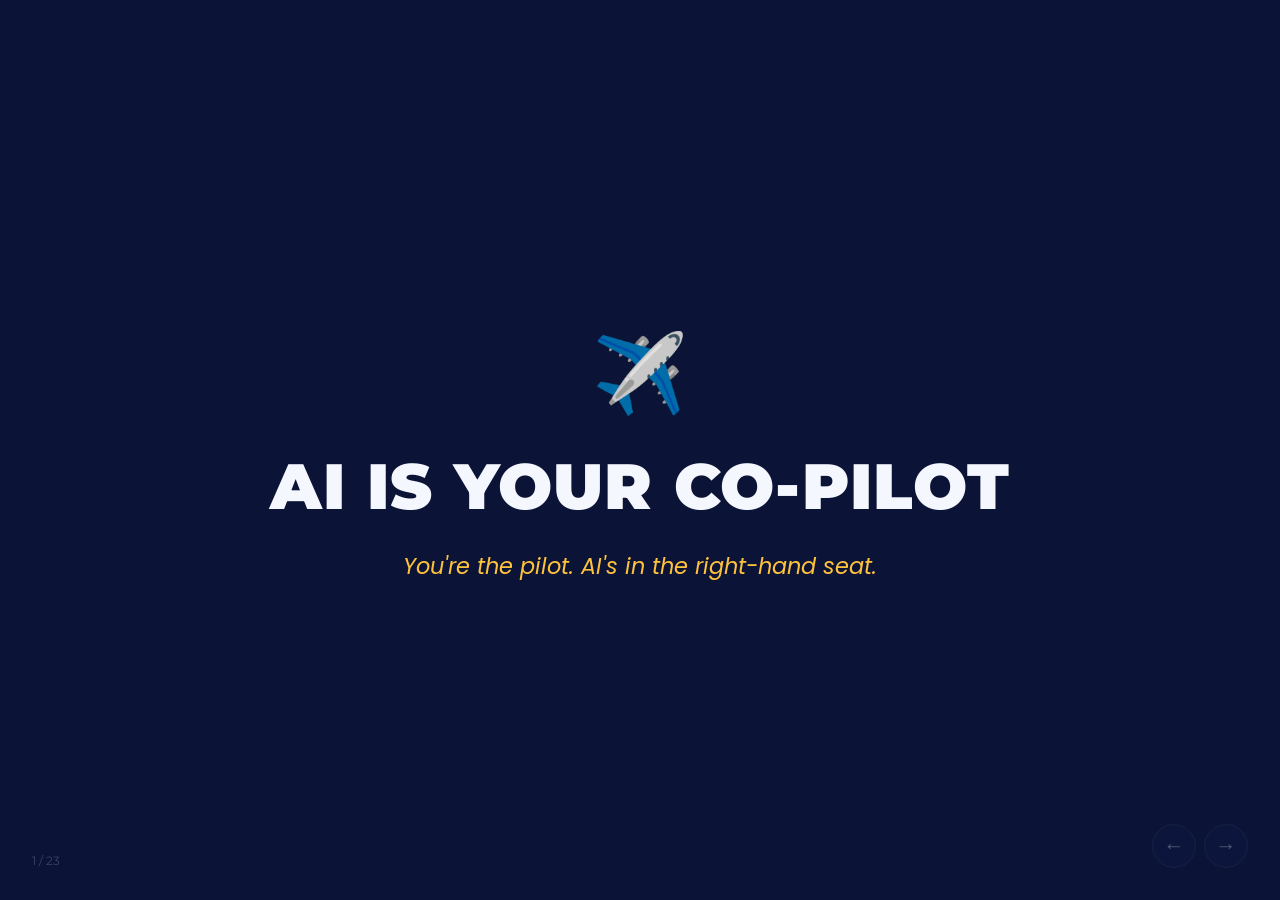
<file: docs/index.html>
<!DOCTYPE html>
<html lang="en">
<head>
  <meta charset="UTF-8">
  <meta name="viewport" content="width=device-width, initial-scale=1.0">
  <title>AI Is Your Co-Pilot — Workshop v2</title>
  <link rel="stylesheet" href="css/styles.css">
</head>
<body>

<div id="presentation">

<!-- ========== OPENING (5 min) ========== -->

<!-- Slide 1: Title -->
<div class="slide active" data-notes="Hold while students settle. Music low if possible. Don't start until room is mostly quiet.">
  <div class="big-emoji">✈️</div>
  <h1>AI Is Your Co-Pilot</h1>
  <p class="subtitle">You're the pilot. AI's in the right-hand seat.</p>
</div>

<!-- Slide 2: The Frame -->
<div class="slide" data-notes="90-sec speech: 'Here's the lie everyone's selling you — AI is coming for your seat. Wrong. AI just got handed to YOU. You're the pilot.' Pause. Let it land.">
  <div class="split">
    <div style="text-align:center">
      <div class="big-emoji">🌩️</div>
      <p>Alone in the storm</p>
    </div>
    <div style="text-align:center">
      <div class="big-emoji">🤝</div>
      <p>Pilot + Co-pilot</p>
    </div>
  </div>
  <p class="subtitle mt-4">Which cockpit do you want?</p>
</div>

<!-- Slide 3: Today's Plan -->
<div class="slide" data-notes="Quick overview. 'Two things today: 1) You'll learn to STEER AI with your words. 2) You'll decide when to say NO to AI. That's it. Let's go.'">
  <h2>Today You'll Learn</h2>
  <div class="mt-3" style="text-align:left;max-width:500px;font-size:clamp(1.1rem,2vw,1.5rem)">
    <p class="mb-2">1️⃣ How to <span class="amber">steer AI</span> with your words</p>
    <p>2️⃣ When to say <span class="amber">NO</span> to the machine</p>
  </div>
  <p class="subtitle mt-4">You write. I fly. We all see what happens.</p>
</div>

<!-- ========== BLOCK 1: PROMPT LAB — "Same AI, Different Pilot" (20 min) ========== -->

<!-- Slide 4: Bad Prompt -->
<div class="slide" data-notes="Type this into AI on your phone (voice-to-text). Read the boring output aloud. 'See? Useless. The AI isn't stupid — the INSTRUCTION was lazy.'">
  <h3>Watch This</h3>
  <div class="prompt-box mt-3">
    "Write about exams."
  </div>
  <p class="subtitle mt-3">Let's see what AI gives us...</p>
</div>

<!-- Slide 5: Good Prompt -->
<div class="slide" data-notes="Voice this into AI on your phone. Read the Tanglish output aloud. Room will laugh. Energy spike. 'SAME AI. Different instruction. That's the secret.'">
  <h3>Now Watch THIS</h3>
  <div class="prompt-box mt-3" style="font-size:0.95rem">
    "Write a <span class="amber">4-line WhatsApp message</span> for a <span style="color:#60a5fa">friend who is scared</span> before an exam. Make it sound like a <span style="color:#c084fc">caring but funny friend</span>. Keep it short. <span class="red">Write in Tanglish.</span>"
  </div>
</div>

<!-- Slide 6: AI Response -->
<div class="slide" data-notes="Read this aloud with energy. This is the payoff moment — they hear the contrast.">
  <h3>AI Said:</h3>
  <div class="response-box mt-3">
    Dei, exam-ku bayapadra level-la paper tough irukka chance-e illa 😄<br>
    Nee padichadhu waste aagathu, brain-ku konjam trust kududa!<br>
    Worst case, question paper confuse pannum... nee illa 🤣<br>
    Go smash it da, all the best! 💪📚
  </div>
  <p class="amber mt-3" style="font-family:var(--font-heading);font-weight:700;font-size:1.3rem">Same AI. Different Pilot.</p>
</div>

<!-- Slide 7: What's Different? -->
<div class="slide" data-notes="Ask the room: 'What was different between prompt 1 and prompt 2?' Hands up. Pick 3-4 answers. They'll say: specific, had a person, had a tone, had a rule. Label their answers as the 5 ingredients.">
  <h2>What Was Different?</h2>
  <div class="mt-4">
    <p style="font-size:1.5rem">🤔 Hands up — what made the second one better?</p>
  </div>
</div>

<!-- Slide 8: 5 Ingredients -->
<div class="slide" data-notes="Reveal AFTER they've said their answers. Point to each one: 'You said specific audience — that's WHO. You said funny — that's TONE.' Label from THEIR words.">
  <h2>The 5 Ingredients</h2>
  <div class="mt-3" style="text-align:left;max-width:550px;font-size:clamp(1.1rem,1.8vw,1.4rem)">
    <p class="mb-2">🎯 <span class="amber">WHO</span> — Who will read this?</p>
    <p class="mb-2">📐 <span class="amber">WHAT</span> — What type? (message, story, list...)</p>
    <p class="mb-2">📏 <span class="amber">HOW MUCH</span> — How long or short?</p>
    <p class="mb-2">🎭 <span class="amber">TONE</span> — Funny? Serious? Friendly?</p>
    <p>⚡ <span class="amber">EXTRA RULE</span> — One special constraint</p>
  </div>
</div>

<!-- Slide 9: Mission 1 -->
<div class="slide" data-notes="'Everyone — write a prompt for this mission on your paper. Use the 5 ingredients. 2 minutes. I'll pick a few and type them live.' Walk room while they write. Pick 3-4 interesting ones.">
  <h2>Your Turn — Write a Prompt</h2>
  <div class="prompt-box mt-3">
    MISSION: "Get AI to convince a teenager to drink more water."
  </div>
  <p class="mt-3" style="font-size:1.1rem">Use the 5 ingredients. Write on paper. 2 minutes.</p>
  <p class="subtitle mt-2">I'll pick a few and fly them live.</p>
</div>

<!-- Slide 10: Live Demo -->
<div class="slide" data-notes="Pick 3-4 prompts from the room. Read each aloud, voice into phone, read AI response. After each: 'What worked here? What's missing?' Quick Socratic. The reward = hearing YOUR prompt used live.">
  <h2>Let's Fly Your Prompts</h2>
  <p class="mt-3" style="font-size:1.3rem">📱 I type it. AI responds. We all hear.</p>
  <p class="subtitle mt-3">After each: "What made this one work?"</p>
</div>

<!-- Slide 11: Trainer's Example + Response -->
<div class="slide" data-notes="Show what a 'full ingredients' prompt produces. Voice it, read response. 'Notice: casual language, funny, specific length, has a rule. That's 5/5 ingredients.'">
  <h3>Trainer's Example</h3>
  <div class="prompt-box mt-2" style="font-size:0.9rem">
    "Write a 4-line WhatsApp message from a friend begging a teenager to drink water. Funny and dramatic. Casual language. Don't use the word 'healthy'."
  </div>
  <div class="response-box mt-2">
    Bro, please konjam water kudichidu da 😭<br>
    Nee cactus-ah illa human-ah nu enakku doubt varudhu!<br>
    Bottle full-a irukku, aana nee touch kooda panna maatiya 😩<br>
    Innum 5 mins-la water kudikkala na naan emotional-a azhuven da 💧😂
  </div>
</div>

<!-- ========== BLOCK 2: ETHICS — "Would You Convict?" (20 min) ========== -->

<!-- Slide 12: Ethics Intro -->
<div class="slide" data-notes="Transition: 'You just learned to STEER AI. Now the harder question: just because you CAN... should you? Three real cases. Real people. You decide.'">
  <div class="big-emoji">⚖️</div>
  <h2>Would You Convict?</h2>
  <p class="subtitle mt-2">Three real cases. You decide: guilty or not guilty.</p>
  <p class="mt-3" style="font-size:1.1rem">The AI is not on trial. The <span class="amber">human</span> is.</p>
</div>

<!-- Slide 13: Case 1 -->
<div class="slide" data-notes="Read aloud dramatically. Then: 'Hands up — guilty? Not guilty?' Pick 2 who said guilty (why?), pick 2 not guilty (why?). Probe: 'But does intent matter if the damage is done?' Reveal rule: PROTECT.">
  <div class="case-card">
    <div class="case-header">CASE 1 — THE CODE LEAK</div>
    <p class="mt-2">Rahul (developer) pasted company code into ChatGPT to fix a bug at midnight. The code had a client's database password inside. Security caught it.</p>
    <p class="mt-2" style="font-style:italic;color:var(--grey-mid)">"I was just fixing a bug. I didn't notice the password. Everyone uses AI to code faster."</p>
  </div>
  <p class="vote-prompt mt-3">Hands up — Guilty? Not Guilty?</p>
</div>

<!-- Slide 14: Rule 1 -->
<div class="slide" data-notes="'Here's what professionals decided. Once data goes into AI, you can't take it back. PROTECT means: check before you paste.' 30 seconds, move on.">
  <h2 class="amber">🛡️ PROTECT</h2>
  <p class="mt-3" style="font-size:1.3rem">Be careful what you feed AI.<br>Once it's in, you can't take it back.</p>
</div>

<!-- Slide 15: Case 2 -->
<div class="slide" data-notes="Read aloud. 'Hands up — guilty?' Pick voices from both sides. Probe: 'Is it tribute if you profit without telling anyone?' Reveal: CREDIT.">
  <div class="case-card">
    <div class="case-header">CASE 2 — THE VOICE CLONE</div>
    <p class="mt-2">Deepak (YouTuber) used AI to clone dead singer SPB's voice. Released 5 "new songs." Earned ₹2 lakh. Never told fans the voice was AI.</p>
    <p class="mt-2" style="font-style:italic;color:var(--grey-mid)">"I'm honouring his legacy. The songs are my compositions — only the voice is AI."</p>
  </div>
  <p class="vote-prompt mt-3">Hands up — Guilty? Not Guilty?</p>
</div>

<!-- Slide 16: Rule 2 -->
<div class="slide" data-notes="'If AI helped create it, say so. The fans didn't know. That's the problem — not the music, the HIDING.' 30 seconds.">
  <h2 class="amber">📣 CREDIT</h2>
  <p class="mt-3" style="font-size:1.3rem">If AI helped, say so.<br>Don't pass off its work as only yours.</p>
</div>

<!-- Slide 17: Case 3 -->
<div class="slide" data-notes="Read aloud. 'Hands up — guilty?' Probe: 'If I told an intern to copy her style, would that be OK? How is AI different?' Reveal: THINK FIRST.">
  <div class="case-card">
    <div class="case-header">CASE 3 — THE ART HEIST</div>
    <p class="mt-2">BrightAds typed "Generate art in Neha's style" into AI. Won a ₹15 lakh contract. Artist Neha was never contacted or paid.</p>
    <p class="mt-2" style="font-style:italic;color:var(--grey-mid)">"You can't copyright a style. AI created something new. We saved the client money."</p>
  </div>
  <p class="vote-prompt mt-3">Hands up — Guilty? Not Guilty?</p>
</div>

<!-- Slide 18: Rule 3 -->
<div class="slide" data-notes="'Just because AI makes it easy doesn't make it right. They NAMED her. That's targeting, not inspiration.' 30 seconds.">
  <h2 class="amber">🧠 THINK FIRST</h2>
  <p class="mt-3" style="font-size:1.3rem">Just because you CAN<br>doesn't mean you SHOULD.</p>
</div>

<!-- Slide 19: All Rules -->
<div class="slide" data-notes="'In all 3 cases, AI did nothing wrong. It did exactly what it was told. The guilty party was always the HUMAN steering it. These 4 rules are your code.'">
  <h2>Your Co-Pilot Code</h2>
  <div class="mt-4" style="display:flex;flex-direction:column;gap:1rem;font-family:var(--font-heading);font-weight:700;font-size:clamp(1.2rem,2.5vw,1.8rem)">
    <p>🛡️ <span class="amber">PROTECT</span> — Check before you paste</p>
    <p>📣 <span class="amber">CREDIT</span> — If AI helped, say so</p>
    <p>🧠 <span class="amber">THINK FIRST</span> — Can ≠ Should</p>
    <p>🔍 <span class="amber">VERIFY</span> — Don't trust blindly</p>
  </div>
</div>

<!-- ========== BLOCK 3: YOUR FUTURE (10 min) ========== -->

<!-- Slide 20: AI Jobs Flash -->
<div class="slide" data-notes="Rapid-fire: read each job + one line. 'This is real. Pays real money. Didn't exist 5 years ago.' Speed = impact. Don't explain, just list.">
  <h2>Jobs That Didn't Exist 5 Years Ago</h2>
  <div class="mt-3" style="text-align:left;max-width:600px;font-size:clamp(0.85rem,1.5vw,1.05rem);line-height:2">
    <p>🏥 AI Pathology Analyst · Radiology AI Trainer</p>
    <p>⚖️ AI Bias Auditor · Legal AI Trainer</p>
    <p>🌾 AI Crop Advisor</p>
    <p>💰 Algorithmic Trader · AI Supply Chain Optimizer</p>
    <p>🎵 AI Music Producer · AI Dubbing Specialist</p>
    <p>📝 Prompt Engineer · AI Localization Writer</p>
    <p>🏗️ Digital Twin Engineer</p>
  </div>
  <p class="amber mt-3" style="font-weight:700">All real. All hiring. All new.</p>
</div>

<!-- Slide 21: One Question -->
<div class="slide" data-notes="'If you could use AI to solve ONE problem you see every day — what would it be?' 30 sec silence. Then pick 4-5 volunteers. React warmly. Connect to a career if you can.">
  <h2>One Question to Take Home</h2>
  <p class="mt-4" style="font-size:clamp(1.2rem,2.5vw,1.8rem);max-width:50ch;line-height:1.6">
    "If you could use AI to solve <span class="amber">one problem</span> you see every day — what would it be?"
  </p>
  <p class="subtitle mt-4">Think. Then I'll ask a few of you.</p>
</div>

<!-- ========== CLOSE (5 min) ========== -->

<!-- Slide 22: Takeaways -->
<div class="slide" data-notes="Quick recap: '3 things you now know that most adults don't: how to steer AI, when to say no, and that YOUR future job might not have a name yet.'">
  <h2>What You Now Know</h2>
  <div class="mt-3" style="text-align:left;max-width:550px;font-size:clamp(1rem,1.8vw,1.3rem);line-height:2">
    <p>✅ How to <span class="amber">steer AI</span> — 5 ingredients</p>
    <p>✅ When to say <span class="amber">NO</span> — 4 rules</p>
    <p>✅ Your future job <span class="amber">might not exist yet</span></p>
  </div>
</div>

<!-- Slide 23: Closer -->
<div class="slide" data-notes="Hold as they leave. 'The kids who learn to fly WITH this thing — not fear it, not hide behind it — lead what comes next. That's you. Cleared for takeoff.'">
  <div class="big-emoji">✈️</div>
  <h1>You're the Pilot</h1>
  <p class="subtitle">AI's in the right seat.</p>
  <p class="amber mt-4" style="font-family:var(--font-heading);font-weight:700;font-size:1.2rem">Cleared for takeoff.</p>
</div>

</div>

<!-- Navigation -->
<div id="nav-controls">
  <button class="nav-btn" id="btn-prev">&#8592;</button>
  <button class="nav-btn" id="btn-next">&#8594;</button>
</div>
<div id="slide-counter">1 / 23</div>

<!-- Facilitator Notes Panel -->
<div id="facilitator-notes">
  <h3>Facilitator Notes</h3>
  <div class="notes-content"></div>
  <p class="mt-3" style="color:var(--grey-mid);font-size:0.75rem">Press N to toggle</p>
</div>

<script src="js/app.js"></script>
</body>
</html>
</file>
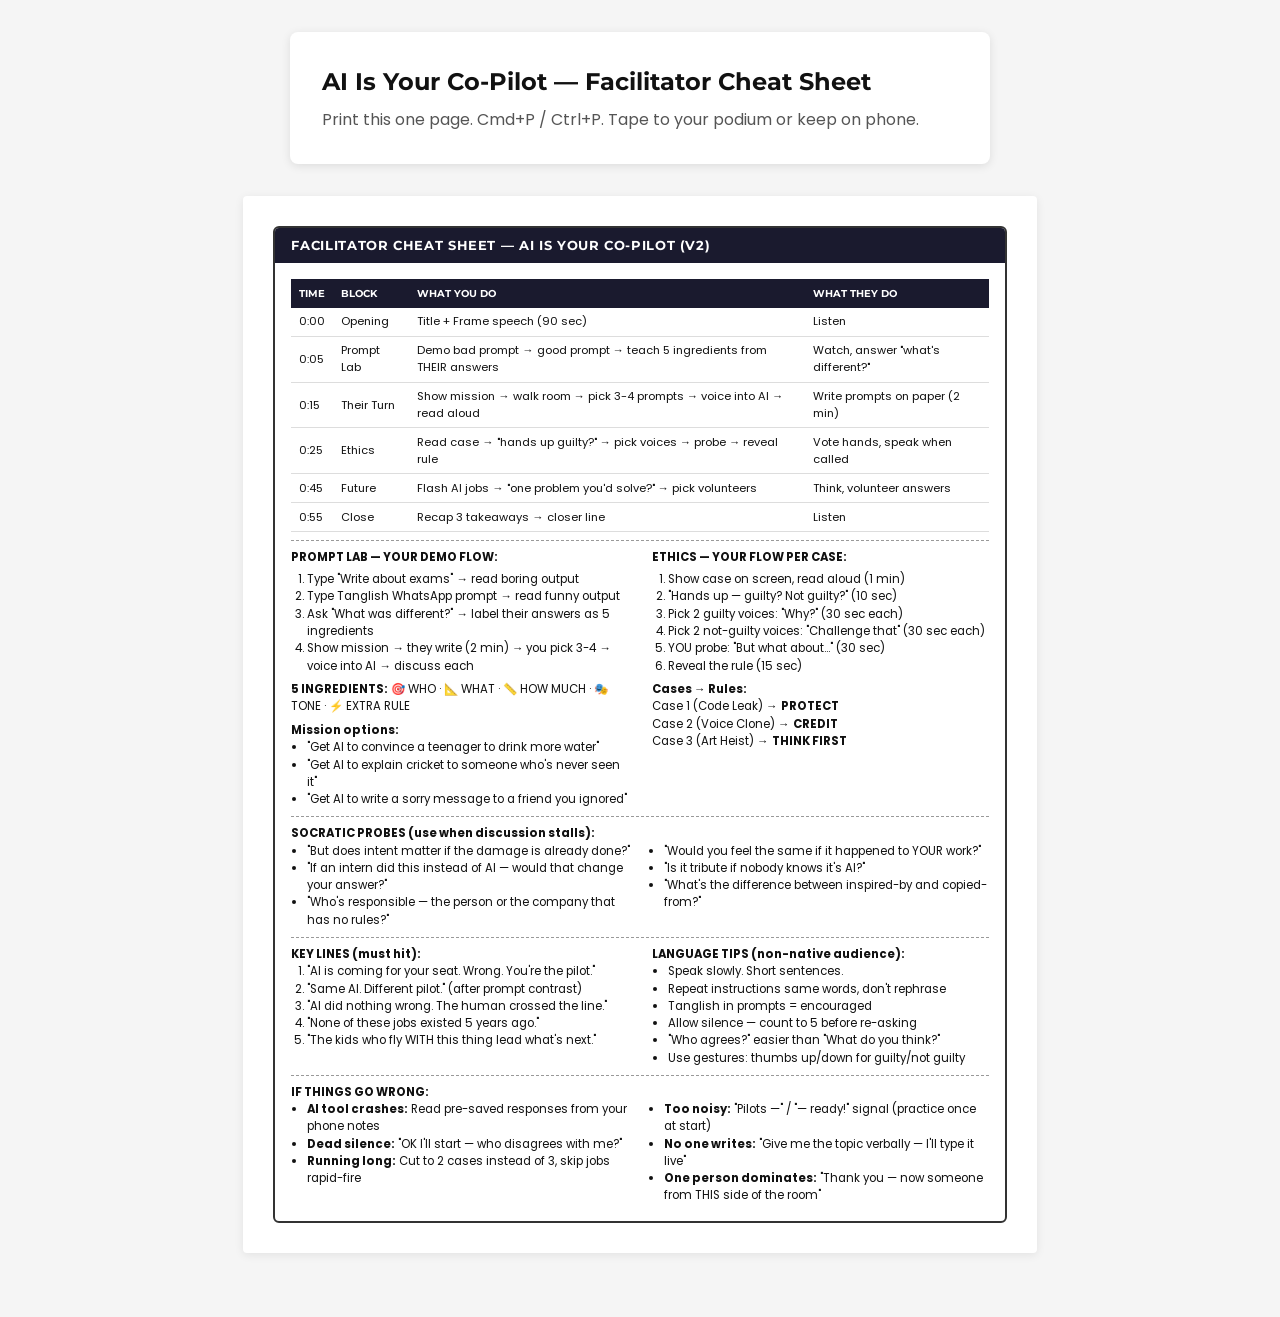
<file: docs/print.html>
<!DOCTYPE html>
<html lang="en">
<head>
  <meta charset="UTF-8">
  <meta name="viewport" content="width=device-width, initial-scale=1.0">
  <title>AI Is Your Co-Pilot — Facilitator Cheat Sheet</title>
  <link rel="stylesheet" href="css/print.css">
</head>
<body>

<nav class="print-nav no-print">
  <h1>AI Is Your Co-Pilot — Facilitator Cheat Sheet</h1>
  <p>Print this one page. Cmd+P / Ctrl+P. Tape to your podium or keep on phone.</p>
</nav>

<section class="page">
  <div class="card full-card">
    <div class="card-header">FACILITATOR CHEAT SHEET — AI IS YOUR CO-PILOT (v2)</div>
    <div class="card-body" style="font-size:0.72rem;line-height:1.5">

      <table class="runsheet-table">
        <thead>
          <tr><th>Time</th><th>Block</th><th>What You Do</th><th>What They Do</th></tr>
        </thead>
        <tbody>
          <tr><td>0:00</td><td>Opening</td><td>Title + Frame speech (90 sec)</td><td>Listen</td></tr>
          <tr><td>0:05</td><td>Prompt Lab</td><td>Demo bad prompt → good prompt → teach 5 ingredients from THEIR answers</td><td>Watch, answer "what's different?"</td></tr>
          <tr><td>0:15</td><td>Their Turn</td><td>Show mission → walk room → pick 3-4 prompts → voice into AI → read aloud</td><td>Write prompts on paper (2 min)</td></tr>
          <tr><td>0:25</td><td>Ethics</td><td>Read case → "hands up guilty?" → pick voices → probe → reveal rule</td><td>Vote hands, speak when called</td></tr>
          <tr><td>0:45</td><td>Future</td><td>Flash AI jobs → "one problem you'd solve?" → pick volunteers</td><td>Think, volunteer answers</td></tr>
          <tr><td>0:55</td><td>Close</td><td>Recap 3 takeaways → closer line</td><td>Listen</td></tr>
        </tbody>
      </table>

      <div class="divider"></div>

      <div style="display:flex;gap:1.5rem">
        <div style="flex:1">
          <p style="font-weight:700">PROMPT LAB — YOUR DEMO FLOW:</p>
          <ol style="padding-left:1rem;margin-top:0.3rem">
            <li>Type "Write about exams" → read boring output</li>
            <li>Type Tanglish WhatsApp prompt → read funny output</li>
            <li>Ask "What was different?" → label their answers as 5 ingredients</li>
            <li>Show mission → they write (2 min) → you pick 3-4 → voice into AI → discuss each</li>
          </ol>
          <p style="margin-top:0.4rem"><strong>5 INGREDIENTS:</strong> 🎯 WHO · 📐 WHAT · 📏 HOW MUCH · 🎭 TONE · ⚡ EXTRA RULE</p>
          <p style="margin-top:0.4rem"><strong>Mission options:</strong></p>
          <ul style="padding-left:1rem">
            <li>"Get AI to convince a teenager to drink more water"</li>
            <li>"Get AI to explain cricket to someone who's never seen it"</li>
            <li>"Get AI to write a sorry message to a friend you ignored"</li>
          </ul>
        </div>
        <div style="flex:1">
          <p style="font-weight:700">ETHICS — YOUR FLOW PER CASE:</p>
          <ol style="padding-left:1rem;margin-top:0.3rem">
            <li>Show case on screen, read aloud (1 min)</li>
            <li>"Hands up — guilty? Not guilty?" (10 sec)</li>
            <li>Pick 2 guilty voices: "Why?" (30 sec each)</li>
            <li>Pick 2 not-guilty voices: "Challenge that" (30 sec each)</li>
            <li>YOU probe: "But what about..." (30 sec)</li>
            <li>Reveal the rule (15 sec)</li>
          </ol>
          <p style="margin-top:0.4rem"><strong>Cases → Rules:</strong></p>
          <p>Case 1 (Code Leak) → <strong>PROTECT</strong></p>
          <p>Case 2 (Voice Clone) → <strong>CREDIT</strong></p>
          <p>Case 3 (Art Heist) → <strong>THINK FIRST</strong></p>
        </div>
      </div>

      <div class="divider"></div>

      <p style="font-weight:700">SOCRATIC PROBES (use when discussion stalls):</p>
      <ul style="padding-left:1rem;columns:2;column-gap:2rem">
        <li>"But does intent matter if the damage is already done?"</li>
        <li>"If an intern did this instead of AI — would that change your answer?"</li>
        <li>"Who's responsible — the person or the company that has no rules?"</li>
        <li>"Would you feel the same if it happened to YOUR work?"</li>
        <li>"Is it tribute if nobody knows it's AI?"</li>
        <li>"What's the difference between inspired-by and copied-from?"</li>
      </ul>

      <div class="divider"></div>

      <div style="display:flex;gap:1.5rem">
        <div style="flex:1">
          <p style="font-weight:700">KEY LINES (must hit):</p>
          <ol style="padding-left:1rem">
            <li>"AI is coming for your seat. Wrong. You're the pilot."</li>
            <li>"Same AI. Different pilot." (after prompt contrast)</li>
            <li>"AI did nothing wrong. The human crossed the line."</li>
            <li>"None of these jobs existed 5 years ago."</li>
            <li>"The kids who fly WITH this thing lead what's next."</li>
          </ol>
        </div>
        <div style="flex:1">
          <p style="font-weight:700">LANGUAGE TIPS (non-native audience):</p>
          <ul style="padding-left:1rem">
            <li>Speak slowly. Short sentences.</li>
            <li>Repeat instructions same words, don't rephrase</li>
            <li>Tanglish in prompts = encouraged</li>
            <li>Allow silence — count to 5 before re-asking</li>
            <li>"Who agrees?" easier than "What do you think?"</li>
            <li>Use gestures: thumbs up/down for guilty/not guilty</li>
          </ul>
        </div>
      </div>

      <div class="divider"></div>

      <p style="font-weight:700">IF THINGS GO WRONG:</p>
      <ul style="padding-left:1rem;columns:2;column-gap:2rem">
        <li><strong>AI tool crashes:</strong> Read pre-saved responses from your phone notes</li>
        <li><strong>Dead silence:</strong> "OK I'll start — who disagrees with me?"</li>
        <li><strong>Running long:</strong> Cut to 2 cases instead of 3, skip jobs rapid-fire</li>
        <li><strong>Too noisy:</strong> "Pilots —" / "— ready!" signal (practice once at start)</li>
        <li><strong>No one writes:</strong> "Give me the topic verbally — I'll type it live"</li>
        <li><strong>One person dominates:</strong> "Thank you — now someone from THIS side of the room"</li>
      </ul>

    </div>
  </div>
</section>

</body>
</html>
</file>
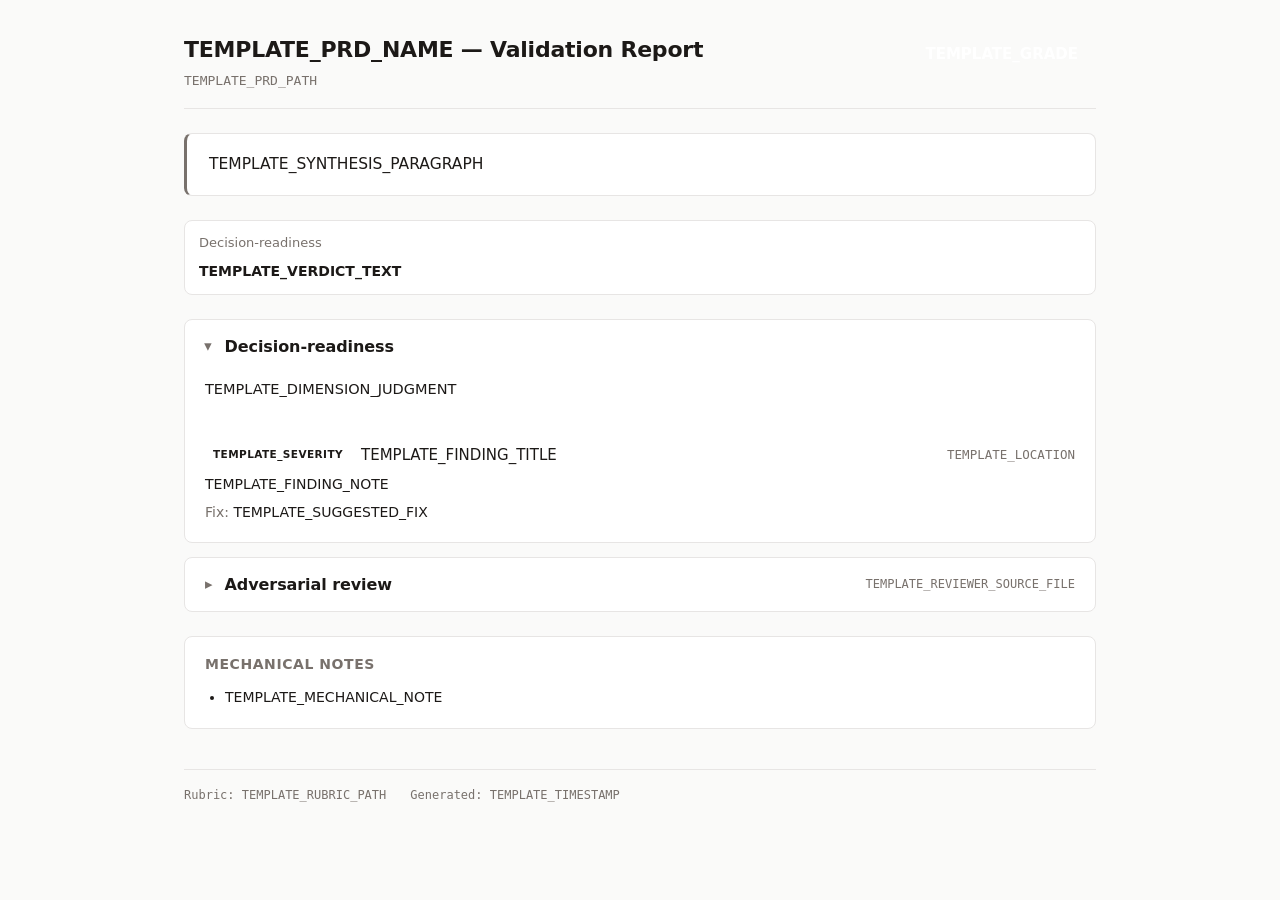
<file: .kiro/skills/bmad-prd/assets/validation-report-template.html>
<!DOCTYPE html>
<!--
  PRD Validation Report — skeleton template.

  This file is a starter the synthesis pass fills in directly. There is no
  substitution engine. The LLM:
    1. Reads {doc_workspace}/review-rubric.md and every review-{slug}.md from
       additional reviewers.
    2. Copies this skeleton.
    3. Replaces the placeholder content (everything between TEMPLATE markers)
       with the consolidated review, preserving the structure and CSS.
    4. Writes the result to {doc_workspace}/validation-report.html.
    5. Writes a markdown twin to {doc_workspace}/validation-report.md.

  Visual rules the LLM must preserve:
    - The container width, the color tokens, the typography.
    - One dimension = one collapsible <section class="dimension">.
    - Verdict pill uses the verdict-* class matching its judgment.
    - Severity badge uses the sev-* class matching its level.
    - Each extra reviewer (adversarial, etc.) gets its own collapsible section
      below the rubric dimensions.
    - The footer always shows the artifact paths and timestamp.
-->
<html lang="en">
<head>
<meta charset="utf-8">
<title>PRD Validation: TEMPLATE_PRD_NAME</title>
<style>
  :root {
    --bg: #fafaf9;
    --surface: #ffffff;
    --border: #e7e5e4;
    --text: #1c1917;
    --muted: #78716c;

    --verdict-strong: #16a34a;
    --verdict-adequate: #65a30d;
    --verdict-thin: #d97706;
    --verdict-broken: #dc2626;

    --sev-low: #64748b;
    --sev-medium: #ca8a04;
    --sev-high: #ea580c;
    --sev-critical: #dc2626;

    --grade-exc: #16a34a;
    --grade-good: #65a30d;
    --grade-fair: #d97706;
    --grade-poor: #dc2626;
  }
  * { box-sizing: border-box; }
  html, body { margin: 0; padding: 0; }
  body {
    font-family: -apple-system, BlinkMacSystemFont, "Segoe UI", Inter, system-ui, sans-serif;
    background: var(--bg);
    color: var(--text);
    line-height: 1.6;
    font-size: 15px;
  }
  .container { max-width: 960px; margin: 0 auto; padding: 32px 24px 64px; }

  header.report-header {
    display: flex;
    align-items: flex-start;
    justify-content: space-between;
    gap: 24px;
    padding-bottom: 16px;
    border-bottom: 1px solid var(--border);
    margin-bottom: 24px;
  }
  .title h1 { margin: 0; font-size: 22px; font-weight: 600; letter-spacing: -0.01em; }
  .title .subtitle { color: var(--muted); font-size: 13px; margin-top: 4px; font-family: ui-monospace, "SF Mono", Menlo, monospace; }
  .grade {
    padding: 10px 18px;
    border-radius: 8px;
    font-weight: 600;
    color: white;
    font-size: 15px;
    white-space: nowrap;
  }
  .grade-excellent { background: var(--grade-exc); }
  .grade-good { background: var(--grade-good); }
  .grade-fair { background: var(--grade-fair); }
  .grade-poor { background: var(--grade-poor); }

  .synthesis {
    background: var(--surface);
    border: 1px solid var(--border);
    border-left: 3px solid var(--muted);
    border-radius: 8px;
    padding: 18px 22px;
    margin-bottom: 24px;
    font-size: 15.5px;
  }
  .synthesis p { margin: 0 0 10px; }
  .synthesis p:last-child { margin-bottom: 0; }

  .dimension-summary {
    display: grid;
    grid-template-columns: repeat(auto-fit, minmax(180px, 1fr));
    gap: 10px;
    margin-bottom: 24px;
  }
  .dim-card {
    background: var(--surface);
    border: 1px solid var(--border);
    border-radius: 8px;
    padding: 12px 14px;
  }
  .dim-card .dim-name { font-size: 13px; color: var(--muted); margin-bottom: 6px; }
  .dim-card .dim-verdict { font-size: 14px; font-weight: 600; }

  section.dimension, section.reviewer-section { margin-bottom: 14px; }
  section.dimension details, section.reviewer-section details {
    background: var(--surface);
    border: 1px solid var(--border);
    border-radius: 8px;
    overflow: hidden;
  }
  section summary {
    padding: 14px 20px;
    cursor: pointer;
    user-select: none;
    list-style: none;
    display: flex;
    align-items: center;
    gap: 12px;
  }
  section summary::-webkit-details-marker { display: none; }
  section summary::before {
    content: "▸";
    display: inline-block;
    color: var(--muted);
    transition: transform 0.15s ease;
  }
  section details[open] summary::before { transform: rotate(90deg); }
  section summary h2 {
    display: inline;
    margin: 0;
    font-size: 16px;
    font-weight: 600;
    letter-spacing: -0.005em;
    flex: 1;
  }
  .verdict-pill {
    font-size: 11px;
    padding: 3px 10px;
    border-radius: 999px;
    font-weight: 600;
    text-transform: uppercase;
    letter-spacing: 0.04em;
    color: white;
  }
  .verdict-strong { background: var(--verdict-strong); }
  .verdict-adequate { background: var(--verdict-adequate); }
  .verdict-thin { background: var(--verdict-thin); }
  .verdict-broken { background: var(--verdict-broken); }

  .dim-body { padding: 4px 20px 18px; }
  .dim-judgment { color: var(--text); font-size: 14.5px; }
  .dim-judgment p { margin: 0 0 10px; }

  .findings-list { padding: 0 20px 4px; }
  article.finding {
    padding: 14px 0;
    border-top: 1px solid var(--border);
  }
  article.finding:first-child { border-top: none; }
  article.finding header {
    display: flex;
    align-items: center;
    gap: 10px;
    flex-wrap: wrap;
    margin-bottom: 6px;
  }
  .badge {
    font-size: 10.5px;
    padding: 3px 8px;
    border-radius: 4px;
    font-weight: 600;
    text-transform: uppercase;
    letter-spacing: 0.04em;
    line-height: 1.4;
  }
  .badge-sev-low { background: rgba(100, 116, 139, 0.12); color: var(--sev-low); }
  .badge-sev-medium { background: rgba(202, 138, 4, 0.14); color: var(--sev-medium); }
  .badge-sev-high { background: rgba(234, 88, 12, 0.14); color: var(--sev-high); }
  .badge-sev-critical { background: rgba(220, 38, 38, 0.14); color: var(--sev-critical); }
  .finding-title { margin: 0; font-size: 15px; font-weight: 500; flex: 1; min-width: 200px; }
  .finding-location { font-family: ui-monospace, "SF Mono", Menlo, monospace; font-size: 12.5px; color: var(--muted); }
  .finding-note, .finding-fix { margin-top: 6px; font-size: 14px; }
  .finding-fix strong { color: var(--muted); font-weight: 500; }

  .reviewer-source {
    font-size: 12px;
    color: var(--muted);
    font-family: ui-monospace, "SF Mono", Menlo, monospace;
  }

  .mechanical {
    background: var(--surface);
    border: 1px solid var(--border);
    border-radius: 8px;
    padding: 16px 20px;
    margin-top: 24px;
    font-size: 14px;
  }
  .mechanical h3 { margin: 0 0 10px; font-size: 14px; font-weight: 600; color: var(--muted); text-transform: uppercase; letter-spacing: 0.04em; }
  .mechanical ul { margin: 0; padding-left: 20px; }
  .mechanical li { margin-bottom: 4px; color: var(--text); }

  footer.report-footer {
    margin-top: 40px;
    padding-top: 16px;
    border-top: 1px solid var(--border);
    font-size: 12px;
    color: var(--muted);
    font-family: ui-monospace, "SF Mono", Menlo, monospace;
  }
  footer .meta { display: flex; gap: 24px; flex-wrap: wrap; }
</style>
</head>
<body>
  <div class="container">

    <!-- TEMPLATE: header. Fill prd name, prd path, grade text & class. -->
    <header class="report-header">
      <div class="title">
        <h1>TEMPLATE_PRD_NAME — Validation Report</h1>
        <div class="subtitle">TEMPLATE_PRD_PATH</div>
      </div>
      <div class="grade TEMPLATE_GRADE_CLASS">TEMPLATE_GRADE</div>
    </header>

    <!-- TEMPLATE: overall synthesis paragraphs. Lift directly from
         review-rubric.md "Overall verdict" section; expand if extra reviewers
         materially shift the picture. Wrap each paragraph in <p>. -->
    <div class="synthesis">
      <p>TEMPLATE_SYNTHESIS_PARAGRAPH</p>
    </div>

    <!-- TEMPLATE: dimension summary cards. One per rubric dimension. The
         dim-verdict text uses one of: strong | adequate | thin | broken. -->
    <div class="dimension-summary">
      <div class="dim-card">
        <div class="dim-name">Decision-readiness</div>
        <div class="dim-verdict" style="color: var(--verdict-TEMPLATE_VERDICT)">TEMPLATE_VERDICT_TEXT</div>
      </div>
      <!-- repeat for each of the seven dimensions -->
    </div>

    <!-- TEMPLATE: one section per rubric dimension. Skip a dimension entirely
         if the rubric review marked it n/a for this PRD (e.g. downstream
         usability for a standalone PRD). Open the section by default if
         verdict is thin or broken. -->
    <section class="dimension">
      <details open>
        <summary>
          <h2>Decision-readiness</h2>
          <span class="verdict-pill verdict-TEMPLATE_VERDICT">TEMPLATE_VERDICT_TEXT</span>
        </summary>
        <div class="dim-body">
          <div class="dim-judgment">
            <p>TEMPLATE_DIMENSION_JUDGMENT</p>
          </div>
        </div>
        <div class="findings-list">
          <!-- TEMPLATE: zero or more findings -->
          <article class="finding">
            <header>
              <span class="badge badge-sev-TEMPLATE_SEVERITY">TEMPLATE_SEVERITY</span>
              <h3 class="finding-title">TEMPLATE_FINDING_TITLE</h3>
              <span class="finding-location">TEMPLATE_LOCATION</span>
            </header>
            <div class="finding-note">TEMPLATE_FINDING_NOTE</div>
            <div class="finding-fix"><strong>Fix:</strong> TEMPLATE_SUGGESTED_FIX</div>
          </article>
        </div>
      </details>
    </section>

    <!-- TEMPLATE: one section per extra reviewer that ran (adversarial, etc.).
         Skip this block entirely if only the rubric walker ran. -->
    <section class="reviewer-section">
      <details>
        <summary>
          <h2>Adversarial review</h2>
          <span class="reviewer-source">TEMPLATE_REVIEWER_SOURCE_FILE</span>
        </summary>
        <div class="dim-body">
          <div class="dim-judgment">
            <p>TEMPLATE_REVIEWER_PREAMBLE</p>
          </div>
        </div>
        <div class="findings-list">
          <article class="finding">
            <header>
              <span class="badge badge-sev-TEMPLATE_SEVERITY">TEMPLATE_SEVERITY</span>
              <h3 class="finding-title">TEMPLATE_FINDING_TITLE</h3>
              <span class="finding-location">TEMPLATE_LOCATION</span>
            </header>
            <div class="finding-note">TEMPLATE_FINDING_NOTE</div>
            <div class="finding-fix"><strong>Fix:</strong> TEMPLATE_SUGGESTED_FIX</div>
          </article>
        </div>
      </details>
    </section>

    <!-- TEMPLATE: mechanical notes — short, bulleted. Skip if there are none. -->
    <div class="mechanical">
      <h3>Mechanical notes</h3>
      <ul>
        <li>TEMPLATE_MECHANICAL_NOTE</li>
      </ul>
    </div>

    <footer class="report-footer">
      <div class="meta">
        <span>Rubric: TEMPLATE_RUBRIC_PATH</span>
        <span>Generated: TEMPLATE_TIMESTAMP</span>
      </div>
    </footer>
  </div>
</body>
</html>
</file>
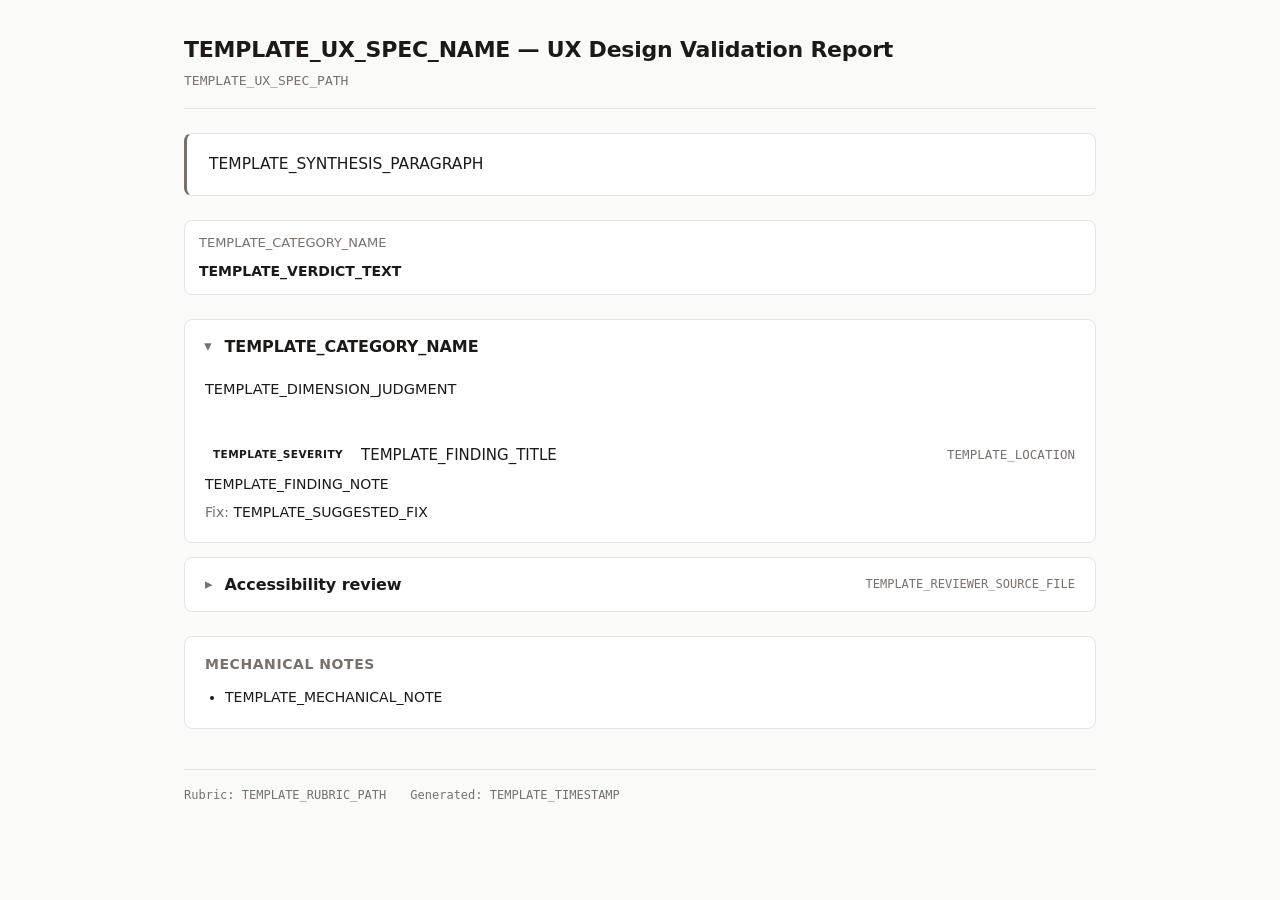
<file: .kiro/skills/bmad-ux/assets/validation-report-template.html>
<!DOCTYPE html>
<!--
  UX Design Validation Report — skeleton template.

  This file is a starter the synthesis pass fills in directly. There is no
  substitution engine. The LLM:
    1. Reads {doc_workspace}/review-rubric.md and every review-{slug}.md from
       additional reviewers.
    2. Copies this skeleton.
    3. Replaces the placeholder content (everything between TEMPLATE markers)
       with the consolidated review, preserving the structure and CSS.
    4. Writes the result to {doc_workspace}/validation-report.html.
    5. Writes a markdown twin to {doc_workspace}/validation-report.md.

  Visual rules the LLM must preserve:
    - The container width, the color tokens, the typography.
    - One dimension = one collapsible <section class="dimension">.
    - Verdict pill uses the verdict-* class matching its judgment.
    - Severity badge uses the badge-sev-* class matching its level.
    - Each extra reviewer (accessibility, adversarial, etc.) gets its own
      collapsible section below the rubric dimensions.
    - The footer always shows the artifact paths and timestamp.
-->
<html lang="en">
<head>
<meta charset="utf-8">
<title>UX Design Validation: TEMPLATE_UX_SPEC_NAME</title>
<style>
  :root {
    --bg: #fafaf9;
    --surface: #ffffff;
    --border: #e7e5e4;
    --text: #1c1917;
    --muted: #78716c;

    --verdict-strong: #16a34a;
    --verdict-adequate: #65a30d;
    --verdict-thin: #d97706;
    --verdict-broken: #dc2626;

    --sev-low: #64748b;
    --sev-medium: #ca8a04;
    --sev-high: #ea580c;
    --sev-critical: #dc2626;
  }
  * { box-sizing: border-box; }
  html, body { margin: 0; padding: 0; }
  body {
    font-family: -apple-system, BlinkMacSystemFont, "Segoe UI", Inter, system-ui, sans-serif;
    background: var(--bg);
    color: var(--text);
    line-height: 1.6;
    font-size: 15px;
  }
  .container { max-width: 960px; margin: 0 auto; padding: 32px 24px 64px; }

  header.report-header {
    display: flex;
    align-items: flex-start;
    justify-content: space-between;
    gap: 24px;
    padding-bottom: 16px;
    border-bottom: 1px solid var(--border);
    margin-bottom: 24px;
  }
  .title h1 { margin: 0; font-size: 22px; font-weight: 600; letter-spacing: -0.01em; }
  .title .subtitle { color: var(--muted); font-size: 13px; margin-top: 4px; font-family: ui-monospace, "SF Mono", Menlo, monospace; }

  .synthesis {
    background: var(--surface);
    border: 1px solid var(--border);
    border-left: 3px solid var(--muted);
    border-radius: 8px;
    padding: 18px 22px;
    margin-bottom: 24px;
    font-size: 15.5px;
  }
  .synthesis p { margin: 0 0 10px; }
  .synthesis p:last-child { margin-bottom: 0; }

  .dimension-summary {
    display: grid;
    grid-template-columns: repeat(auto-fit, minmax(180px, 1fr));
    gap: 10px;
    margin-bottom: 24px;
  }
  .dim-card {
    background: var(--surface);
    border: 1px solid var(--border);
    border-radius: 8px;
    padding: 12px 14px;
  }
  .dim-card .dim-name { font-size: 13px; color: var(--muted); margin-bottom: 6px; }
  .dim-card .dim-verdict { font-size: 14px; font-weight: 600; }

  section.dimension, section.reviewer-section { margin-bottom: 14px; }
  section.dimension details, section.reviewer-section details {
    background: var(--surface);
    border: 1px solid var(--border);
    border-radius: 8px;
    overflow: hidden;
  }
  section summary {
    padding: 14px 20px;
    cursor: pointer;
    user-select: none;
    list-style: none;
    display: flex;
    align-items: center;
    gap: 12px;
  }
  section summary::-webkit-details-marker { display: none; }
  section summary::before {
    content: "▸";
    display: inline-block;
    color: var(--muted);
    transition: transform 0.15s ease;
  }
  section details[open] summary::before { transform: rotate(90deg); }
  section summary h2 {
    display: inline;
    margin: 0;
    font-size: 16px;
    font-weight: 600;
    letter-spacing: -0.005em;
    flex: 1;
  }
  .verdict-pill {
    font-size: 11px;
    padding: 3px 10px;
    border-radius: 999px;
    font-weight: 600;
    text-transform: uppercase;
    letter-spacing: 0.04em;
    color: white;
  }
  .verdict-strong { background: var(--verdict-strong); }
  .verdict-adequate { background: var(--verdict-adequate); }
  .verdict-thin { background: var(--verdict-thin); }
  .verdict-broken { background: var(--verdict-broken); }

  .dim-body { padding: 4px 20px 18px; }
  .dim-judgment { color: var(--text); font-size: 14.5px; }
  .dim-judgment p { margin: 0 0 10px; }

  .findings-list { padding: 0 20px 4px; }
  article.finding {
    padding: 14px 0;
    border-top: 1px solid var(--border);
  }
  article.finding:first-child { border-top: none; }
  article.finding header {
    display: flex;
    align-items: center;
    gap: 10px;
    flex-wrap: wrap;
    margin-bottom: 6px;
  }
  .badge {
    font-size: 10.5px;
    padding: 3px 8px;
    border-radius: 4px;
    font-weight: 600;
    text-transform: uppercase;
    letter-spacing: 0.04em;
    line-height: 1.4;
  }
  .badge-sev-low { background: rgba(100, 116, 139, 0.12); color: var(--sev-low); }
  .badge-sev-medium { background: rgba(202, 138, 4, 0.14); color: var(--sev-medium); }
  .badge-sev-high { background: rgba(234, 88, 12, 0.14); color: var(--sev-high); }
  .badge-sev-critical { background: rgba(220, 38, 38, 0.14); color: var(--sev-critical); }
  .finding-title { margin: 0; font-size: 15px; font-weight: 500; flex: 1; min-width: 200px; }
  .finding-location { font-family: ui-monospace, "SF Mono", Menlo, monospace; font-size: 12.5px; color: var(--muted); }
  .finding-note, .finding-fix { margin-top: 6px; font-size: 14px; }
  .finding-fix strong { color: var(--muted); font-weight: 500; }

  .reviewer-source {
    font-size: 12px;
    color: var(--muted);
    font-family: ui-monospace, "SF Mono", Menlo, monospace;
  }

  .mechanical {
    background: var(--surface);
    border: 1px solid var(--border);
    border-radius: 8px;
    padding: 16px 20px;
    margin-top: 24px;
    font-size: 14px;
  }
  .mechanical h3 { margin: 0 0 10px; font-size: 14px; font-weight: 600; color: var(--muted); text-transform: uppercase; letter-spacing: 0.04em; }
  .mechanical ul { margin: 0; padding-left: 20px; }
  .mechanical li { margin-bottom: 4px; color: var(--text); }

  footer.report-footer {
    margin-top: 40px;
    padding-top: 16px;
    border-top: 1px solid var(--border);
    font-size: 12px;
    color: var(--muted);
    font-family: ui-monospace, "SF Mono", Menlo, monospace;
  }
  footer .meta { display: flex; gap: 24px; flex-wrap: wrap; }
</style>
</head>
<body>
  <div class="container">

    <!-- TEMPLATE: header. Fill ux spec name and ux spec path. No overall grade —
         per-category verdicts and severity counts below carry the picture. -->
    <header class="report-header">
      <div class="title">
        <h1>TEMPLATE_UX_SPEC_NAME — UX Design Validation Report</h1>
        <div class="subtitle">TEMPLATE_UX_SPEC_PATH</div>
      </div>
    </header>

    <!-- TEMPLATE: overall synthesis paragraphs. Lift directly from
         review-rubric.md "Overall verdict" section; expand if extra reviewers
         (accessibility, adversarial, etc.) materially shift the picture.
         Wrap each paragraph in <p>. -->
    <div class="synthesis">
      <p>TEMPLATE_SYNTHESIS_PARAGRAPH</p>
    </div>

    <!-- TEMPLATE: dimension summary cards. One per rubric category, in this
         canonical order (from references/validate.md):
           1. Flow coverage
           2. Token completeness
           3. Component coverage
           4. State coverage
           5. Visual reference coverage
           6. Bloat & overspecification
           7. Inheritance discipline
           8. Shape fit
         The dim-verdict text uses one of: strong | adequate | thin | broken. -->
    <div class="dimension-summary">
      <div class="dim-card">
        <div class="dim-name">TEMPLATE_CATEGORY_NAME</div>
        <div class="dim-verdict" style="color: var(--verdict-TEMPLATE_VERDICT)">TEMPLATE_VERDICT_TEXT</div>
      </div>
      <!-- repeat for each of the eight rubric categories -->
    </div>

    <!-- TEMPLATE: one section per rubric category, same canonical order as the
         summary cards above. Skip a category entirely if the rubric review
         marked it n/a for this UX spec. Open the section by default if verdict
         is thin or broken. -->
    <section class="dimension">
      <details open>
        <summary>
          <h2>TEMPLATE_CATEGORY_NAME</h2>
          <span class="verdict-pill verdict-TEMPLATE_VERDICT">TEMPLATE_VERDICT_TEXT</span>
        </summary>
        <div class="dim-body">
          <div class="dim-judgment">
            <p>TEMPLATE_DIMENSION_JUDGMENT</p>
          </div>
        </div>
        <div class="findings-list">
          <!-- TEMPLATE: zero or more findings -->
          <article class="finding">
            <header>
              <span class="badge badge-sev-TEMPLATE_SEVERITY">TEMPLATE_SEVERITY</span>
              <h3 class="finding-title">TEMPLATE_FINDING_TITLE</h3>
              <span class="finding-location">TEMPLATE_LOCATION</span>
            </header>
            <div class="finding-note">TEMPLATE_FINDING_NOTE</div>
            <div class="finding-fix"><strong>Fix:</strong> TEMPLATE_SUGGESTED_FIX</div>
          </article>
        </div>
      </details>
    </section>

    <!-- TEMPLATE: one section per extra reviewer that ran (accessibility,
         adversarial, brand-conformance, etc.). Skip this block entirely if
         only the rubric walker ran. -->
    <section class="reviewer-section">
      <details>
        <summary>
          <h2>Accessibility review</h2>
          <span class="reviewer-source">TEMPLATE_REVIEWER_SOURCE_FILE</span>
        </summary>
        <div class="dim-body">
          <div class="dim-judgment">
            <p>TEMPLATE_REVIEWER_PREAMBLE</p>
          </div>
        </div>
        <div class="findings-list">
          <article class="finding">
            <header>
              <span class="badge badge-sev-TEMPLATE_SEVERITY">TEMPLATE_SEVERITY</span>
              <h3 class="finding-title">TEMPLATE_FINDING_TITLE</h3>
              <span class="finding-location">TEMPLATE_LOCATION</span>
            </header>
            <div class="finding-note">TEMPLATE_FINDING_NOTE</div>
            <div class="finding-fix"><strong>Fix:</strong> TEMPLATE_SUGGESTED_FIX</div>
          </article>
        </div>
      </details>
    </section>

    <!-- TEMPLATE: mechanical notes — short, bulleted. Skip if there are none. -->
    <div class="mechanical">
      <h3>Mechanical notes</h3>
      <ul>
        <li>TEMPLATE_MECHANICAL_NOTE</li>
      </ul>
    </div>

    <footer class="report-footer">
      <div class="meta">
        <span>Rubric: TEMPLATE_RUBRIC_PATH</span>
        <span>Generated: TEMPLATE_TIMESTAMP</span>
      </div>
    </footer>
  </div>
</body>
</html>
</file>
<file: docs/css/styles.css>
/* ============================================
   AI IS YOUR CO-PILOT — Workshop v2
   Lean design: fewer slides, bigger text, jumbotron style
   ============================================ */

@import url('https://fonts.googleapis.com/css2?family=Montserrat:wght@400;700;900&family=Poppins:wght@300;400;600&display=swap');

:root {
  --navy: #0B1437;
  --navy-light: #131d4a;
  --amber: #FFC23C;
  --white: #F5F7FF;
  --grey-dim: #3a3f5c;
  --grey-mid: #6b7094;
  --red: #FF4D6A;
  --green: #4ADE80;
  --font-heading: 'Montserrat', sans-serif;
  --font-body: 'Poppins', sans-serif;
  --transition-slide: 0.4s ease;
}

*, *::before, *::after { box-sizing: border-box; margin: 0; padding: 0; }

html, body {
  height: 100%;
  overflow: hidden;
  background: var(--navy);
  color: var(--white);
  font-family: var(--font-body);
}

/* ============================================
   Slides
   ============================================ */

#presentation { width: 100vw; height: 100vh; position: relative; }

.slide {
  position: absolute;
  inset: 0;
  display: flex;
  flex-direction: column;
  align-items: center;
  justify-content: center;
  padding: 3rem 5rem;
  opacity: 0;
  pointer-events: none;
  transition: opacity var(--transition-slide);
  text-align: center;
  background: var(--navy);
}

.slide.active { opacity: 1; pointer-events: auto; }

.slide h1 {
  font-family: var(--font-heading);
  font-weight: 900;
  font-size: clamp(2.5rem, 5vw, 4.5rem);
  text-transform: uppercase;
  letter-spacing: 0.02em;
  margin-bottom: 1rem;
}

.slide h2 {
  font-family: var(--font-heading);
  font-weight: 700;
  font-size: clamp(1.8rem, 3.5vw, 3rem);
  text-transform: uppercase;
  margin-bottom: 0.75rem;
}

.slide h3 {
  font-family: var(--font-heading);
  font-weight: 700;
  font-size: clamp(1.3rem, 2.5vw, 2rem);
  margin-bottom: 0.5rem;
}

.slide p, .slide li {
  font-size: clamp(1.1rem, 2vw, 1.6rem);
  line-height: 1.6;
  max-width: 60ch;
}

.slide .subtitle {
  color: var(--amber);
  font-size: clamp(1rem, 1.8vw, 1.4rem);
  font-style: italic;
  margin-top: 0.5rem;
}

.slide .big-emoji {
  font-size: clamp(3rem, 6vw, 5rem);
  margin-bottom: 1rem;
}

.amber { color: var(--amber); }
.red { color: var(--red); }
.green { color: var(--green); }

/* Split layout */
.slide .split {
  display: grid;
  grid-template-columns: 1fr 1fr;
  gap: 3rem;
  width: 100%;
  max-width: 800px;
  align-items: center;
}

/* ============================================
   Prompt & Response boxes
   ============================================ */

.prompt-box {
  background: var(--navy-light);
  border: 2px solid var(--amber);
  border-radius: 8px;
  padding: 1.5rem 2rem;
  max-width: 700px;
  font-size: clamp(1rem, 1.8vw, 1.3rem);
  line-height: 1.8;
  text-align: left;
}

.response-box {
  background: #1a1a2e;
  border: 2px solid var(--green);
  border-radius: 8px;
  padding: 1.5rem 2rem;
  max-width: 700px;
  font-size: clamp(1.1rem, 1.8vw, 1.3rem);
  line-height: 2;
  text-align: left;
}

/* ============================================
   Case card
   ============================================ */

.case-card {
  background: var(--navy-light);
  border: 2px solid var(--amber);
  border-radius: 8px;
  padding: 1.5rem 2rem;
  max-width: 700px;
  text-align: left;
  font-size: clamp(1rem, 1.6vw, 1.2rem);
  line-height: 1.7;
}

.case-card .case-header {
  color: var(--amber);
  font-family: var(--font-heading);
  font-weight: 700;
  font-size: 1rem;
  border-bottom: 1px solid var(--grey-dim);
  padding-bottom: 0.5rem;
  margin-bottom: 0.8rem;
  text-transform: uppercase;
  letter-spacing: 0.05em;
}

.vote-prompt {
  font-family: var(--font-heading);
  font-weight: 900;
  font-size: clamp(1.3rem, 2.5vw, 2rem);
  color: var(--amber);
  margin-top: 1.5rem;
  text-transform: uppercase;
}

/* ============================================
   Navigation
   ============================================ */

#nav-controls {
  position: fixed;
  bottom: 2rem;
  right: 2rem;
  display: flex;
  gap: 0.5rem;
  z-index: 200;
  opacity: 0.3;
  transition: opacity 0.3s;
}

#nav-controls:hover { opacity: 1; }

.nav-btn {
  background: var(--navy-light);
  border: 1px solid var(--grey-dim);
  color: var(--white);
  width: 44px;
  height: 44px;
  border-radius: 50%;
  display: flex;
  align-items: center;
  justify-content: center;
  cursor: pointer;
  font-size: 1.3rem;
  transition: background 0.2s;
}

.nav-btn:hover { background: var(--amber); color: var(--navy); border-color: var(--amber); }

#slide-counter {
  position: fixed;
  bottom: 2rem;
  left: 2rem;
  font-family: var(--font-heading);
  font-size: 0.75rem;
  color: var(--grey-mid);
  z-index: 200;
  opacity: 0.5;
}

/* ============================================
   Facilitator Notes
   ============================================ */

#facilitator-notes {
  position: fixed;
  top: 0;
  right: -400px;
  width: 400px;
  height: 100vh;
  background: rgba(11, 20, 55, 0.97);
  border-left: 2px solid var(--amber);
  padding: 2rem;
  overflow-y: auto;
  z-index: 300;
  transition: right 0.3s ease;
  font-size: 0.85rem;
  line-height: 1.6;
}

#facilitator-notes.open { right: 0; }

#facilitator-notes h3 { color: var(--amber); font-size: 1rem; margin-bottom: 1rem; }

/* ============================================
   Utilities
   ============================================ */

.mt-1 { margin-top: 0.5rem; }
.mt-2 { margin-top: 1rem; }
.mt-3 { margin-top: 1.5rem; }
.mt-4 { margin-top: 2rem; }
.mb-2 { margin-bottom: 1rem; }

.hidden { display: none !important; }

:fullscreen #presentation { width: 100%; height: 100%; }
</file>
<file: docs/css/print.css>
/* ============================================
   Facilitator Cheat Sheet — Print Styles
   ============================================ */

@import url('https://fonts.googleapis.com/css2?family=Montserrat:wght@400;700;900&family=Poppins:wght@300;400;600&display=swap');

:root {
  --border: #333;
  --border-light: #999;
  --bg-header: #1a1a2e;
  --text: #111;
  --text-light: #555;
}

*, *::before, *::after { box-sizing: border-box; margin: 0; padding: 0; }

body {
  font-family: 'Poppins', sans-serif;
  color: var(--text);
  background: #f5f5f5;
  padding: 2rem;
  line-height: 1.5;
}

.print-nav {
  max-width: 700px;
  margin: 0 auto 2rem;
  padding: 2rem;
  background: white;
  border-radius: 8px;
  box-shadow: 0 2px 10px rgba(0,0,0,0.1);
}

.print-nav h1 { font-family: 'Montserrat', sans-serif; font-size: 1.5rem; margin-bottom: 0.5rem; }
.print-nav p { color: var(--text-light); }

.page {
  max-width: 210mm;
  margin: 2rem auto;
  background: white;
  padding: 8mm;
  box-shadow: 0 2px 10px rgba(0,0,0,0.08);
  border-radius: 4px;
}

.card { border: 2px solid var(--border); border-radius: 6px; overflow: hidden; }
.full-card { width: 100%; }

.card-header {
  background: var(--bg-header);
  color: white;
  font-family: 'Montserrat', sans-serif;
  font-weight: 700;
  font-size: 0.8rem;
  padding: 0.5rem 1rem;
  text-transform: uppercase;
  letter-spacing: 0.05em;
}

.card-body { padding: 1rem; }

.divider { border-top: 1px dashed var(--border-light); margin: 0.5rem 0; }

.runsheet-table { width: 100%; border-collapse: collapse; font-size: 0.7rem; }
.runsheet-table th {
  background: var(--bg-header);
  color: white;
  padding: 0.4rem 0.5rem;
  text-align: left;
  font-family: 'Montserrat', sans-serif;
  font-size: 0.65rem;
  text-transform: uppercase;
}
.runsheet-table td { padding: 0.35rem 0.5rem; border-bottom: 1px solid #ddd; }

@media print {
  body { background: white; padding: 0; margin: 0; }
  .no-print { display: none !important; }
  .page { max-width: none; width: 100%; margin: 0; padding: 6mm; box-shadow: none; border-radius: 0; }
  .card-header { background: #000 !important; color: white !important; -webkit-print-color-adjust: exact; print-color-adjust: exact; }
  @page { size: A4; margin: 0; }
}
</file>
